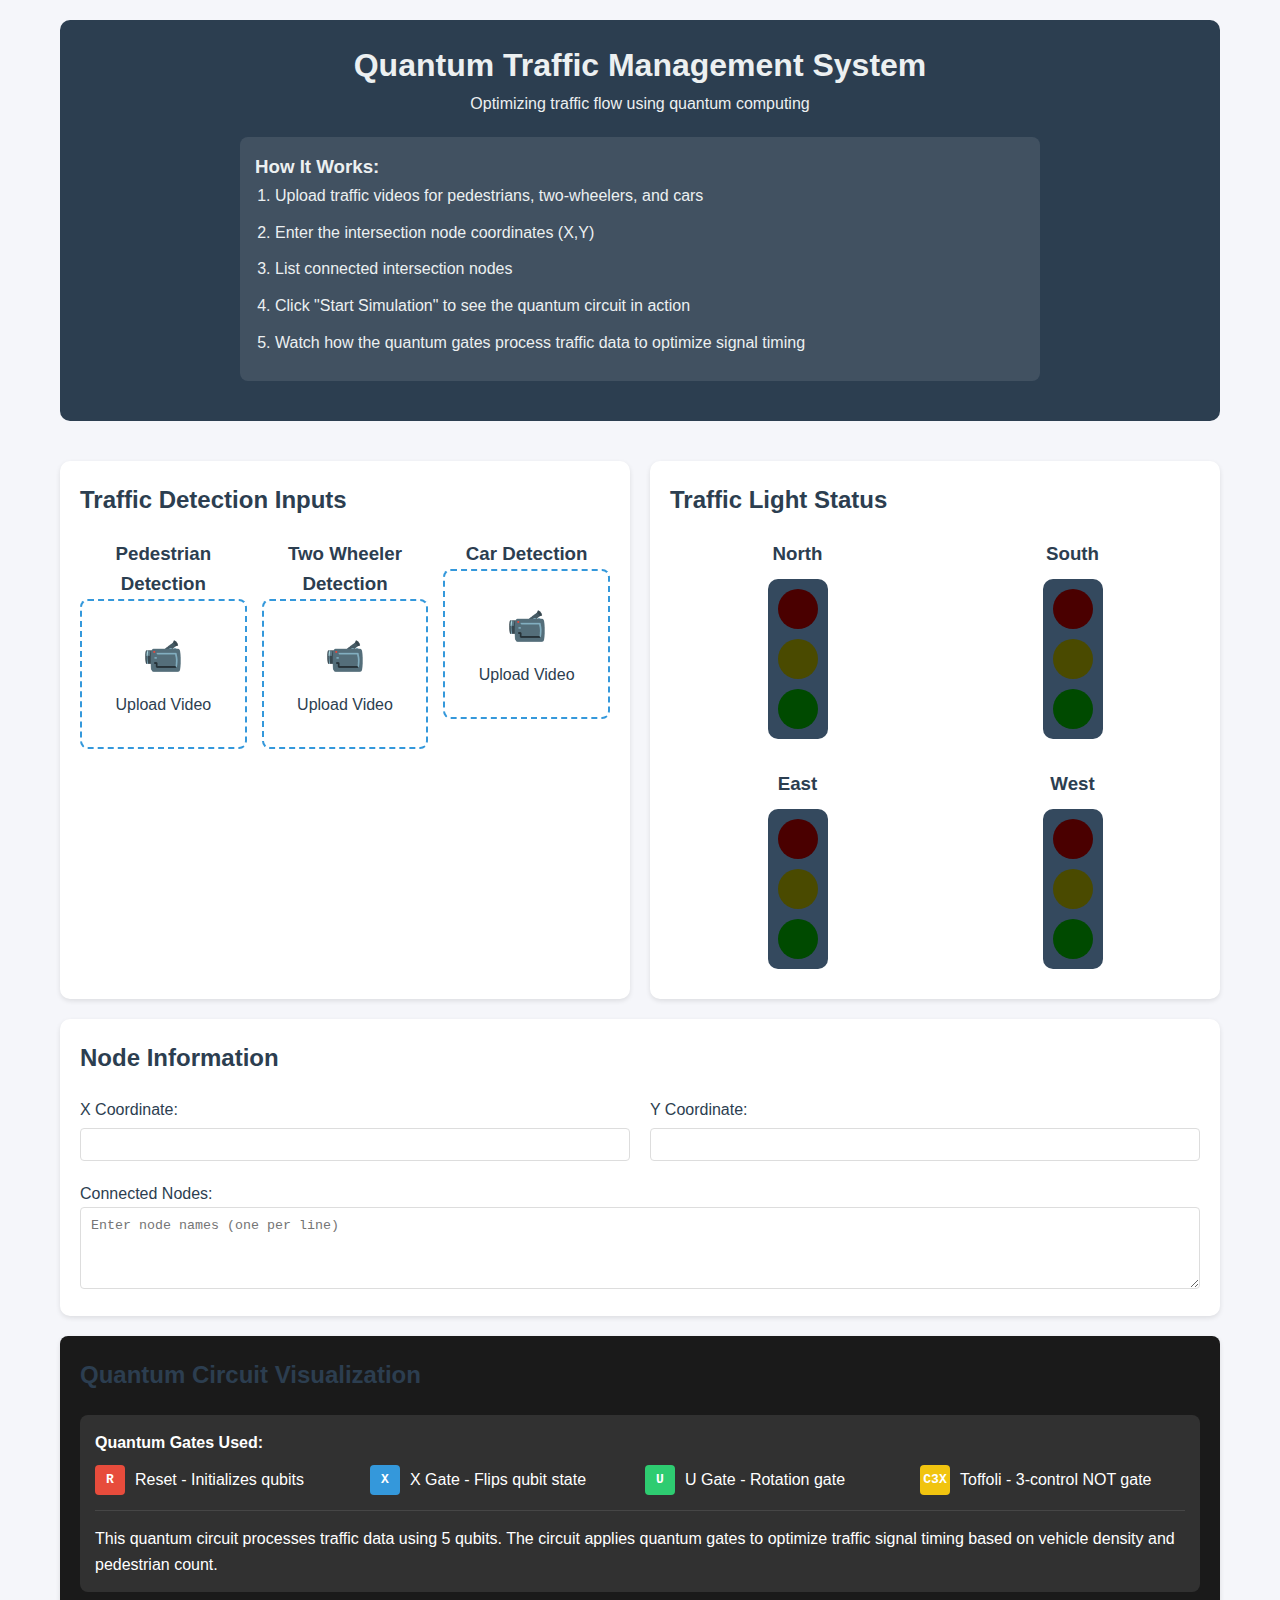
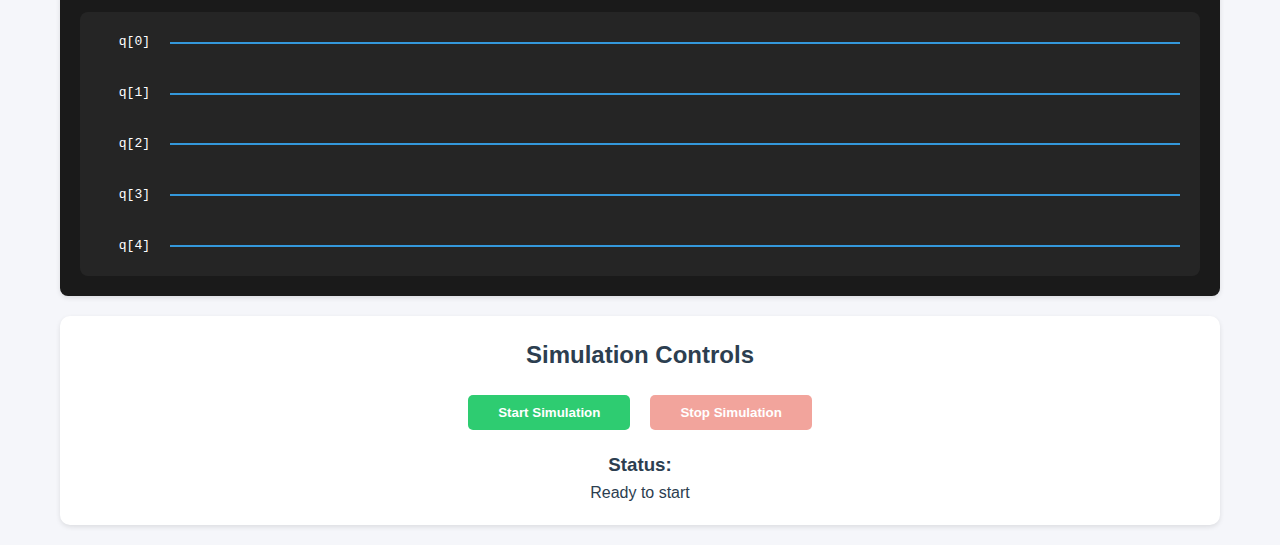
<file: index.html>
<!DOCTYPE html>
<html lang="en">
<head>
    <meta charset="UTF-8">
    <meta name="viewport" content="width=device-width, initial-scale=1.0">
    <title>QuantumPlators - Traffic Management System</title>
    <link rel="stylesheet" href="styles.css">
</head>
<body>
    <div class="container">
        <header>
            <h1>Quantum Traffic Management System</h1>
            <p>Optimizing traffic flow using quantum computing</p>
            <div class="instructions">
                <h3>How It Works:</h3>
                <ol>
                    <li>Upload traffic videos for pedestrians, two-wheelers, and cars</li>
                    <li>Enter the intersection node coordinates (X,Y)</li>
                    <li>List connected intersection nodes</li>
                    <li>Click "Start Simulation" to see the quantum circuit in action</li>
                    <li>Watch how the quantum gates process traffic data to optimize signal timing</li>
                </ol>
            </div>
        </header>

        <div class="main-grid">
            <!-- Video Input Section -->
            <section class="video-inputs">
                <h2>Traffic Detection Inputs</h2>
                <div class="video-upload-grid">
                    <div class="upload-box">
                        <h3>Pedestrian Detection</h3>
                        <div class="video-preview" id="pedestrian-preview">
                            <div class="upload-icon">📹</div>
                            <p>Upload Video</p>
                        </div>
                        <input type="file" id="pedestrian-input" accept="video/*" class="video-input">
                    </div>
                    <div class="upload-box">
                        <h3>Two Wheeler Detection</h3>
                        <div class="video-preview" id="two-wheeler-preview">
                            <div class="upload-icon">📹</div>
                            <p>Upload Video</p>
                        </div>
                        <input type="file" id="two-wheeler-input" accept="video/*" class="video-input">
                    </div>
                    <div class="upload-box">
                        <h3>Car Detection</h3>
                        <div class="video-preview" id="car-preview">
                            <div class="upload-icon">📹</div>
                            <p>Upload Video</p>
                        </div>
                        <input type="file" id="car-input" accept="video/*" class="video-input">
                    </div>
                </div>
            </section>

            <!-- Traffic Light Grid -->
            <section class="traffic-light-section">
                <h2>Traffic Light Status</h2>
                <div class="traffic-grid">
                    <div class="traffic-light north">
                        <h3>North</h3>
                        <div class="light-container">
                            <div class="light red"></div>
                            <div class="light yellow"></div>
                            <div class="light green"></div>
                        </div>
                    </div>
                    <div class="traffic-light south">
                        <h3>South</h3>
                        <div class="light-container">
                            <div class="light red"></div>
                            <div class="light yellow"></div>
                            <div class="light green"></div>
                        </div>
                    </div>
                    <div class="traffic-light east">
                        <h3>East</h3>
                        <div class="light-container">
                            <div class="light red"></div>
                            <div class="light yellow"></div>
                            <div class="light green"></div>
                        </div>
                    </div>
                    <div class="traffic-light west">
                        <h3>West</h3>
                        <div class="light-container">
                            <div class="light red"></div>
                            <div class="light yellow"></div>
                            <div class="light green"></div>
                        </div>
                    </div>
                </div>
            </section>

            <!-- Node Information -->
            <section class="node-info">
                <h2>Node Information</h2>
                <div class="coordinates-input">
                    <div class="input-group">
                        <label for="x-coord">X Coordinate:</label>
                        <input type="number" id="x-coord" step="0.01">
                    </div>
                    <div class="input-group">
                        <label for="y-coord">Y Coordinate:</label>
                        <input type="number" id="y-coord" step="0.01">
                    </div>
                </div>
                <div class="connected-nodes">
                    <label for="nodes">Connected Nodes:</label>
                    <textarea id="nodes" rows="4" placeholder="Enter node names (one per line)"></textarea>
                </div>
            </section>

            <!-- Quantum Circuit Visualization -->
            <section class="quantum-circuit">
                <h2>Quantum Circuit Visualization</h2>
                <div class="circuit-info">
                    <div class="gate-legend">
                        <h4>Quantum Gates Used:</h4>
                        <ul>
                            <li><span class="gate-icon reset">R</span> Reset - Initializes qubits</li>
                            <li><span class="gate-icon x-gate">X</span> X Gate - Flips qubit state</li>
                            <li><span class="gate-icon u-gate">U</span> U Gate - Rotation gate</li>
                            <li><span class="gate-icon c3x">C3X</span> Toffoli - 3-control NOT gate</li>
                        </ul>
                    </div>
                    <p class="circuit-description">
                        This quantum circuit processes traffic data using 5 qubits. The circuit applies quantum gates
                        to optimize traffic signal timing based on vehicle density and pedestrian count.
                    </p>
                </div>
                <div class="circuit-container">
                    <div class="qubit-lines">
                        <div class="qubit-line">
                            <span class="qubit-label">q[0]</span>
                            <div class="quantum-wire"></div>
                        </div>
                        <div class="qubit-line">
                            <span class="qubit-label">q[1]</span>
                            <div class="quantum-wire"></div>
                        </div>
                        <div class="qubit-line">
                            <span class="qubit-label">q[2]</span>
                            <div class="quantum-wire"></div>
                        </div>
                        <div class="qubit-line">
                            <span class="qubit-label">q[3]</span>
                            <div class="quantum-wire"></div>
                        </div>
                        <div class="qubit-line">
                            <span class="qubit-label">q[4]</span>
                            <div class="quantum-wire"></div>
                        </div>
                    </div>
                    <div class="gates-container" id="gates-animation">
                        <!-- Gates will be added dynamically via JavaScript -->
                    </div>
                </div>
            </section>

            <!-- Control Panel -->
            <section class="control-panel">
                <h2>Simulation Controls</h2>
                <div class="controls">
                    <button id="start-sim" class="control-btn start">Start Simulation</button>
                    <button id="stop-sim" class="control-btn stop" disabled>Stop Simulation</button>
                </div>
                <div class="simulation-status">
                    <h3>Status:</h3>
                    <p id="status-text">Ready to start</p>
                </div>
            </section>
        </div>
    </div>
    <script src="script.js"></script>
</body>
</html>
</file>
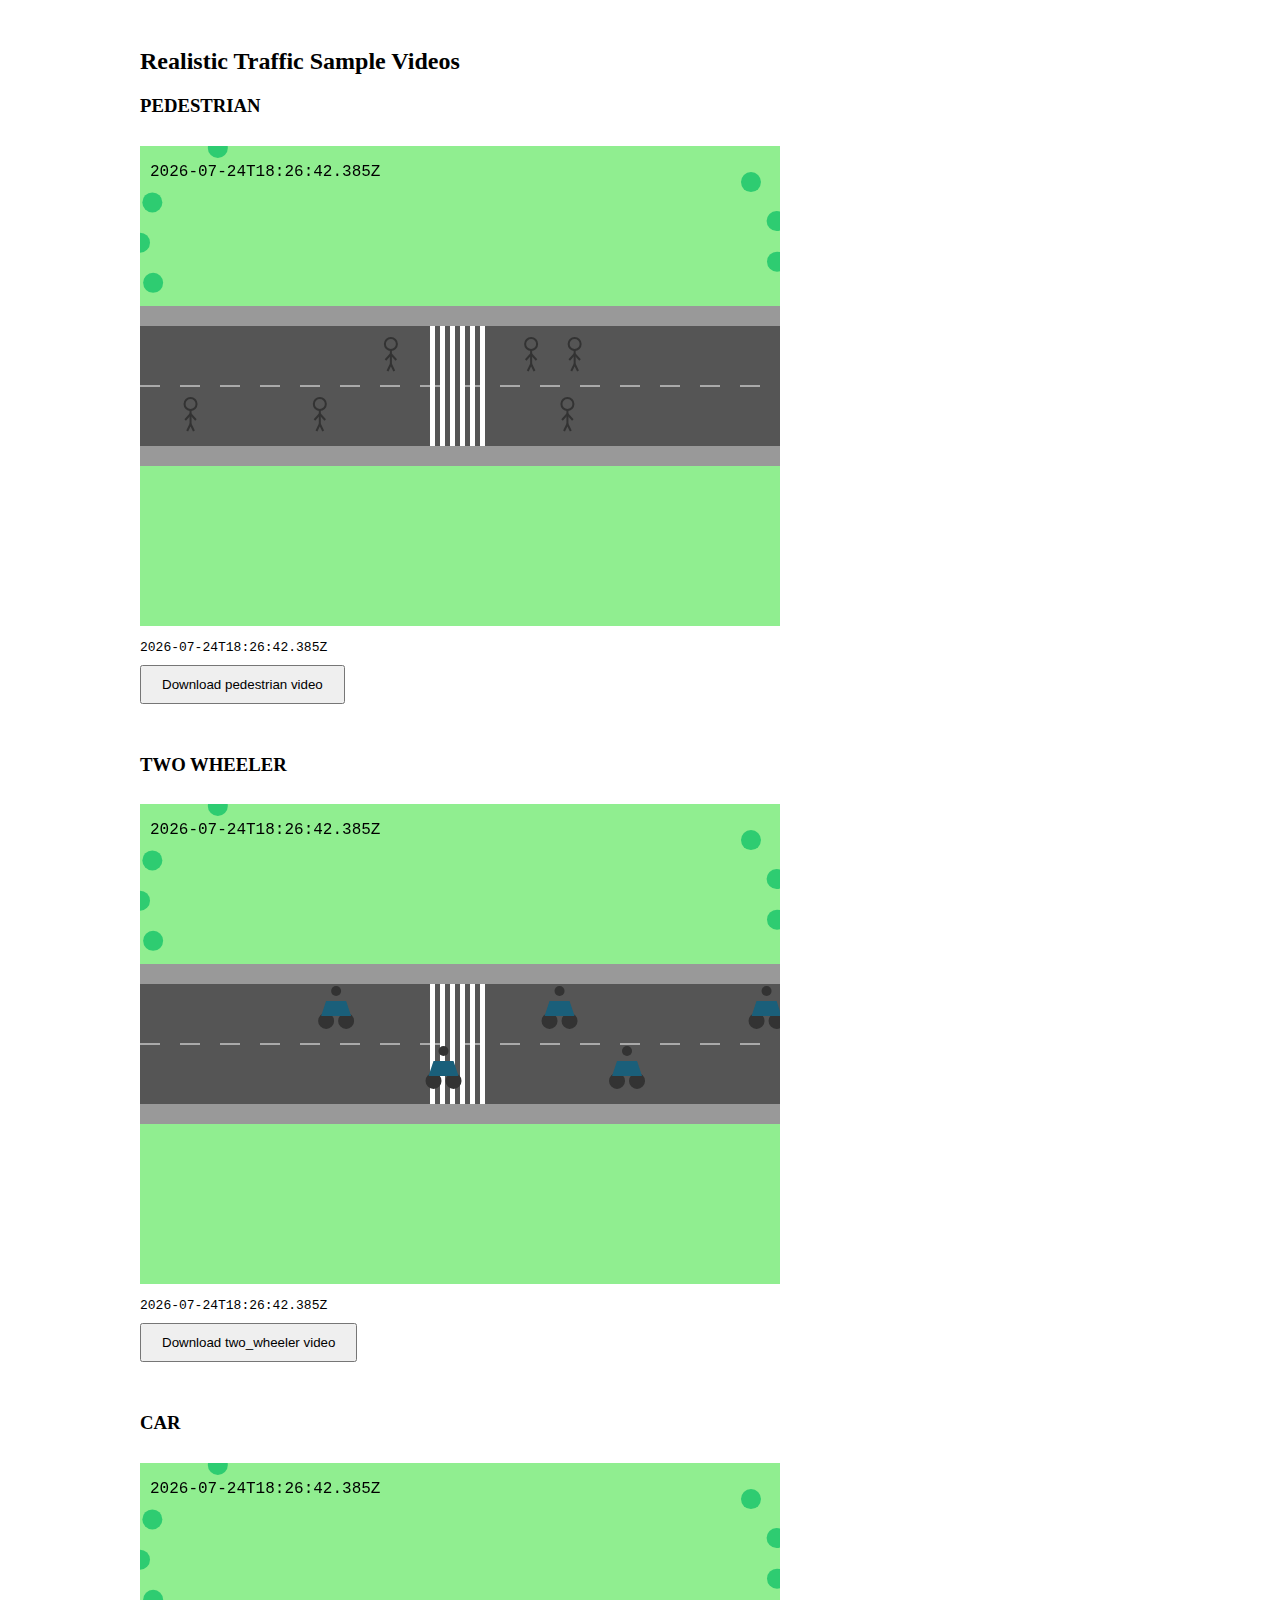
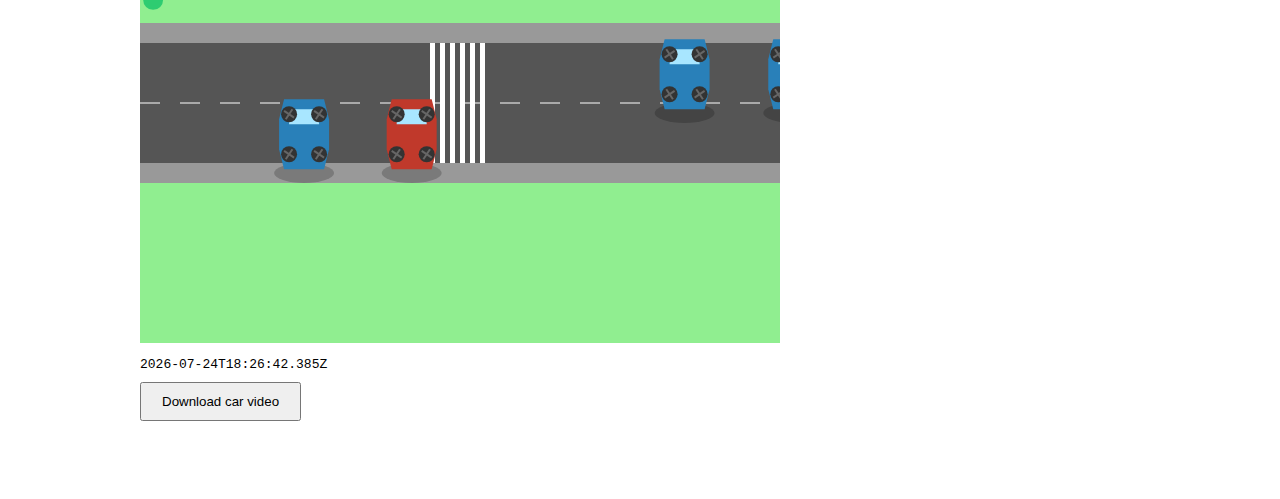
<file: sample_videos/generate_videos.html>
<!DOCTYPE html>
<html>
<head>
    <title>Realistic Traffic Sample Video Generator</title>
    <style>
        .container { max-width: 1000px; margin: 0 auto; padding: 20px; }
        .video-section { margin-bottom: 40px; }
        canvas { background: #f0f0f0; margin: 10px 0; }
        button { padding: 10px 20px; margin: 10px 0; cursor: pointer; }
        .controls { margin: 20px 0; }
        .time { font-family: monospace; }
    </style>
</head>
<body>
    <div class="container">
        <h2>Realistic Traffic Sample Videos</h2>
        <div id="videos"></div>
    </div>

    <script>
        const trafficTypes = [
            {
                name: 'pedestrian',
                color: '#333333',
                count: 8,
                speed: 1.5,
                size: {width: 12, height: 30}
            },
            {
                name: 'two_wheeler',
                color: '#1a5f7a',
                count: 5,
                speed: 3,
                size: {width: 20, height: 40}
            },
            {
                name: 'car',
                colors: ['#2c3e50', '#c0392b', '#2980b9', '#27ae60', '#8e44ad'],
                count: 4,
                speed: 2.5,
                size: {width: 40, height: 70}
            }
        ];

        function drawRoad(ctx, canvas) {
            // Draw road background
            ctx.fillStyle = '#555555';
            ctx.fillRect(0, canvas.height/2 - 60, canvas.width, 120);

            // Draw road markings
            ctx.strokeStyle = '#ffffff';
            ctx.setLineDash([20, 20]);
            ctx.beginPath();
            ctx.moveTo(0, canvas.height/2);
            ctx.lineTo(canvas.width, canvas.height/2);
            ctx.stroke();
            ctx.setLineDash([]);

            // Draw sidewalks
            ctx.fillStyle = '#999999';
            ctx.fillRect(0, canvas.height/2 - 80, canvas.width, 20);
            ctx.fillRect(0, canvas.height/2 + 60, canvas.width, 20);

            // Draw crosswalk
            ctx.fillStyle = '#ffffff';
            const crosswalkX = canvas.width / 2 - 30;
            for(let i = 0; i < 6; i++) {
                ctx.fillRect(crosswalkX + i * 10, canvas.height/2 - 60, 5, 120);
            }
        }

        function drawPedestrian(ctx, x, y, direction) {
            ctx.save();
            ctx.translate(x, y);
            if (direction < 0) ctx.scale(-1, 1);

            const time = Date.now() / 200;
            const walkCycle = Math.sin(time);

            // Body
            ctx.strokeStyle = '#333333';
            ctx.lineWidth = 2;
            
            // Head
            ctx.beginPath();
            ctx.arc(0, -12, 6, 0, Math.PI * 2);
            ctx.stroke();

            // Body
            ctx.beginPath();
            ctx.moveTo(0, -6);
            ctx.lineTo(0, 8);
            ctx.stroke();

            // Arms with walking motion
            ctx.beginPath();
            ctx.moveTo(0, -2);
            ctx.lineTo(-8 * Math.cos(walkCycle), 4);
            ctx.moveTo(0, -2);
            ctx.lineTo(8 * Math.cos(walkCycle), 4);
            ctx.stroke();

            // Legs with walking motion
            ctx.beginPath();
            ctx.moveTo(0, 8);
            ctx.lineTo(-5 * Math.cos(walkCycle), 15);
            ctx.moveTo(0, 8);
            ctx.lineTo(5 * Math.cos(walkCycle), 15);
            ctx.stroke();

            ctx.restore();
        }

        function drawTwoWheeler(ctx, x, y, direction) {
            ctx.save();
            ctx.translate(x, y);
            if (direction < 0) ctx.scale(-1, 1);

            const time = Date.now() / 150;
            const bounce = Math.sin(time) * 2;

            // Wheels with rotation
            ctx.beginPath();
            ctx.arc(-10, 5 + bounce, 8, 0, Math.PI * 2);
            ctx.arc(10, 5 + bounce, 8, 0, Math.PI * 2);
            ctx.fillStyle = '#333';
            ctx.fill();

            // Body
            ctx.fillStyle = '#1a5f7a';
            ctx.beginPath();
            ctx.moveTo(-10, -15 + bounce);
            ctx.lineTo(10, -15 + bounce);
            ctx.lineTo(15, 0 + bounce);
            ctx.lineTo(-15, 0 + bounce);
            ctx.closePath();
            ctx.fill();

            // Rider
            ctx.beginPath();
            ctx.arc(0, -25 + bounce, 5, 0, Math.PI * 2);
            ctx.fillStyle = '#333';
            ctx.fill();

            ctx.restore();
        }

        function drawCar(ctx, x, y, direction, color) {
            ctx.save();
            ctx.translate(x, y);
            if (direction < 0) ctx.scale(-1, 1);

            const time = Date.now() / 200;
            const bounce = Math.sin(time) * 1.5;

            // Car shadow
            ctx.fillStyle = 'rgba(0,0,0,0.2)';
            ctx.beginPath();
            ctx.ellipse(0, 40, 30, 10, 0, 0, Math.PI * 2);
            ctx.fill();

            // Car body
            ctx.fillStyle = color;
            ctx.beginPath();
            ctx.moveTo(-20, -35 + bounce);
            ctx.lineTo(20, -35 + bounce);
            ctx.lineTo(25, -15 + bounce);
            ctx.lineTo(25, 15 + bounce);
            ctx.lineTo(20, 35 + bounce);
            ctx.lineTo(-20, 35 + bounce);
            ctx.lineTo(-25, 15 + bounce);
            ctx.lineTo(-25, -15 + bounce);
            ctx.closePath();
            ctx.fill();

            // Windows
            ctx.fillStyle = '#a8e6ff';
            ctx.fillRect(-15, -25 + bounce, 30, 15);

            // Wheels with rotation
            const wheelRotation = time % (Math.PI * 2);
            ctx.fillStyle = '#333';
            [-15, 15].forEach(wheelX => {
                [-20, 20].forEach(wheelY => {
                    ctx.beginPath();
                    ctx.arc(wheelX, wheelY + bounce, 8, 0, Math.PI * 2);
                    ctx.fill();
                    // Wheel detail
                    ctx.save();
                    ctx.translate(wheelX, wheelY + bounce);
                    ctx.rotate(wheelRotation);
                    ctx.strokeStyle = '#666';
                    ctx.lineWidth = 2;
                    ctx.beginPath();
                    ctx.moveTo(-6, 0);
                    ctx.lineTo(6, 0);
                    ctx.moveTo(0, -6);
                    ctx.lineTo(0, 6);
                    ctx.stroke();
                    ctx.restore();
                });
            });

            ctx.restore();
        }

        trafficTypes.forEach(type => {
            const container = document.createElement('div');
            container.className = 'video-section';
            
            const title = document.createElement('h3');
            title.textContent = type.name.replace('_', ' ').toUpperCase();
            container.appendChild(title);

            const canvas = document.createElement('canvas');
            canvas.width = 640;
            canvas.height = 480;
            container.appendChild(canvas);

            const timeDisplay = document.createElement('div');
            timeDisplay.className = 'time';
            container.appendChild(timeDisplay);

            const downloadBtn = document.createElement('button');
            downloadBtn.textContent = `Download ${type.name} video`;
            container.appendChild(downloadBtn);

            document.getElementById('videos').appendChild(container);

            const ctx = canvas.getContext('2d');
            const objects = [];

            // Initialize objects with lanes
            for (let i = 0; i < type.count; i++) {
                const lane = Math.floor(i % 2);
                const direction = lane === 0 ? 1 : -1;
                const y = canvas.height/2 + (lane === 0 ? -30 : 30);
                objects.push({
                    x: Math.random() * canvas.width,
                    y: y,
                    speed: type.speed * direction,
                    direction: direction,
                    color: type.colors ? type.colors[Math.floor(Math.random() * type.colors.length)] : type.color,
                    waitingAtCrossing: false
                });
            }

            function animate() {
                // Clear canvas and draw environment
                ctx.fillStyle = '#87CEEB'; // Sky blue background
                ctx.fillRect(0, 0, canvas.width, canvas.height);
                
                // Draw background elements
                ctx.fillStyle = '#90EE90'; // Light green for grass
                ctx.fillRect(0, 0, canvas.width, canvas.height/2 - 80);
                ctx.fillRect(0, canvas.height/2 + 80, canvas.width, canvas.height/2);

                // Add some background details
                for(let i = 0; i < 20; i++) {
                    ctx.fillStyle = '#2ecc71';
                    ctx.beginPath();
                    ctx.arc(
                        (Math.sin(i) * 0.5 + 0.5) * canvas.width,
                        (Math.cos(i) * 0.3 + 0.2) * canvas.height,
                        10,
                        0,
                        Math.PI * 2
                    );
                    ctx.fill();
                }

                drawRoad(ctx, canvas);

                // Update and draw objects
                objects.forEach(obj => {
                    // Check for crosswalk
                    const crosswalkX = canvas.width / 2 - 30;
                    if (type.name === 'pedestrian') {
                        if (Math.abs(obj.x - crosswalkX) < 30) {
                            obj.waitingAtCrossing = Math.random() > 0.995;
                        }
                        if (!obj.waitingAtCrossing) {
                            obj.x += obj.speed;
                        }
                    } else {
                        obj.x += obj.speed;
                    }

                    // Wrap around screen
                    if (obj.x > canvas.width + 50) obj.x = -50;
                    if (obj.x < -50) obj.x = canvas.width + 50;

                    // Draw appropriate object
                    if (type.name === 'pedestrian') {
                        drawPedestrian(ctx, obj.x, obj.y, obj.direction);
                    } else if (type.name === 'two_wheeler') {
                        drawTwoWheeler(ctx, obj.x, obj.y, obj.direction);
                    } else {
                        drawCar(ctx, obj.x, obj.y, obj.direction, obj.color);
                    }
                });

                // Add timestamp
                const timestamp = new Date().toISOString();
                timeDisplay.textContent = timestamp;
                ctx.fillStyle = '#000';
                ctx.font = '16px monospace';
                ctx.fillText(timestamp, 10, 30);

                requestAnimationFrame(animate);
            }

            animate();

            downloadBtn.addEventListener('click', () => {
                const chunks = [];
                const stream = canvas.captureStream(30);
                const mediaRecorder = new MediaRecorder(stream, {
                    mimeType: 'video/webm;codecs=vp9'
                });

                mediaRecorder.ondataavailable = (e) => chunks.push(e.data);
                mediaRecorder.onstop = () => {
                    const blob = new Blob(chunks, { type: 'video/webm' });
                    const url = URL.createObjectURL(blob);
                    const a = document.createElement('a');
                    a.href = url;
                    a.download = `${type.name}_sample.webm`;
                    a.click();
                    URL.revokeObjectURL(url);
                };

                // Record for 10 seconds
                mediaRecorder.start();
                setTimeout(() => mediaRecorder.stop(), 10000);
            });
        });
    </script>
</body>
</html>
</file>
<file: styles.css>
:root {
    --primary-color: #2c3e50;
    --secondary-color: #34495e;
    --accent-color: #3498db;
    --light-color: #ecf0f1;
    --success-color: #2ecc71;
    --warning-color: #f1c40f;
    --danger-color: #e74c3c;
}

* {
    margin: 0;
    padding: 0;
    box-sizing: border-box;
}

body {
    font-family: 'Segoe UI', Tahoma, Geneva, Verdana, sans-serif;
    line-height: 1.6;
    background-color: #f5f6fa;
    color: var(--primary-color);
}

.container {
    max-width: 1200px;
    margin: 0 auto;
    padding: 20px;
}

header {
    text-align: center;
    margin-bottom: 40px;
    padding: 20px;
    background: var(--primary-color);
    color: var(--light-color);
    border-radius: 10px;
}

.instructions {
    max-width: 800px;
    margin: 20px auto;
    padding: 15px;
    background: rgba(255, 255, 255, 0.1);
    border-radius: 8px;
    text-align: left;
}

.instructions ol {
    margin-left: 20px;
    line-height: 1.8;
}

.instructions li {
    margin-bottom: 8px;
}

.main-grid {
    display: grid;
    grid-template-columns: repeat(2, 1fr);
    gap: 20px;
}

section {
    background: white;
    padding: 20px;
    border-radius: 10px;
    box-shadow: 0 2px 5px rgba(0,0,0,0.1);
}

h2 {
    color: var(--primary-color);
    margin-bottom: 20px;
}

/* Video Upload Styles */
.video-upload-grid {
    display: grid;
    grid-template-columns: repeat(3, 1fr);
    gap: 15px;
}

.upload-box {
    text-align: center;
}

.video-preview {
    width: 100%;
    height: 150px;
    border: 2px dashed var(--accent-color);
    border-radius: 8px;
    display: flex;
    flex-direction: column;
    align-items: center;
    justify-content: center;
    cursor: pointer;
    transition: all 0.3s ease;
}

.video-preview:hover {
    background-color: rgba(52, 152, 219, 0.1);
}

.upload-icon {
    font-size: 2em;
    margin-bottom: 10px;
}

.video-input {
    display: none;
}

/* Traffic Light Styles */
.traffic-grid {
    display: grid;
    grid-template-columns: repeat(2, 1fr);
    gap: 20px;
    place-items: center;
}

.traffic-light {
    text-align: center;
}

.light-container {
    background: var(--secondary-color);
    padding: 10px;
    border-radius: 10px;
    display: flex;
    flex-direction: column;
    gap: 10px;
    width: 60px;
    margin: 10px auto;
}

.light {
    width: 40px;
    height: 40px;
    border-radius: 50%;
    margin: 0 auto;
}

.light.red {
    background-color: #4a0000;
}

.light.yellow {
    background-color: #4a4a00;
}

.light.green {
    background-color: #004a00;
}

.light.active.red {
    background-color: var(--danger-color);
    box-shadow: 0 0 20px var(--danger-color);
}

.light.active.yellow {
    background-color: var(--warning-color);
    box-shadow: 0 0 20px var(--warning-color);
}

.light.active.green {
    background-color: var(--success-color);
    box-shadow: 0 0 20px var(--success-color);
}

/* Node Information Styles */
.node-info {
    grid-column: span 2;
}

.coordinates-input {
    display: flex;
    gap: 20px;
    margin-bottom: 20px;
}

.input-group {
    flex: 1;
}

.input-group label {
    display: block;
    margin-bottom: 5px;
}

input[type="number"] {
    width: 100%;
    padding: 8px;
    border: 1px solid #ddd;
    border-radius: 4px;
}

.connected-nodes {
    margin-top: 20px;
}

textarea {
    width: 100%;
    padding: 10px;
    border: 1px solid #ddd;
    border-radius: 4px;
    resize: vertical;
}

/* Quantum Circuit Visualization */
.quantum-circuit {
    grid-column: span 2;
    background: #1a1a1a;
    padding: 20px;
    border-radius: 8px;
    color: white;
}

.circuit-info {
    margin-bottom: 20px;
    padding: 15px;
    background: rgba(255, 255, 255, 0.1);
    border-radius: 8px;
}

.gate-legend {
    margin-bottom: 15px;
}

.gate-legend ul {
    list-style: none;
    display: grid;
    grid-template-columns: repeat(auto-fit, minmax(200px, 1fr));
    gap: 10px;
    margin-top: 10px;
}

.gate-legend li {
    display: flex;
    align-items: center;
    gap: 10px;
}

.gate-icon {
    width: 30px;
    height: 30px;
    display: flex;
    align-items: center;
    justify-content: center;
    border-radius: 4px;
    font-weight: bold;
    font-family: monospace;
}

.gate-icon.reset { background-color: var(--danger-color); }
.gate-icon.x-gate { background-color: var(--accent-color); }
.gate-icon.u-gate { background-color: var(--success-color); }
.gate-icon.c3x { background-color: var(--warning-color); }

.circuit-description {
    line-height: 1.6;
    margin-top: 15px;
    padding-top: 15px;
    border-top: 1px solid rgba(255, 255, 255, 0.1);
}

.circuit-container {
    background: rgba(255, 255, 255, 0.05);
    padding: 20px;
    border-radius: 8px;
    position: relative;
    overflow: hidden;
    margin-top: 20px;
}

.qubit-lines {
    display: flex;
    flex-direction: column;
    gap: 30px;
}

.qubit-line {
    display: flex;
    align-items: center;
    gap: 20px;
}

.qubit-label {
    width: 50px;
    text-align: right;
    font-family: monospace;
}

.quantum-wire {
    height: 2px;
    background: var(--accent-color);
    flex-grow: 1;
    position: relative;
}

.gates-container {
    position: absolute;
    top: 0;
    left: 70px;
    right: 0;
    bottom: 0;
    pointer-events: none;
}

/* Control Panel Styles */
.control-panel {
    grid-column: span 2;
    display: flex;
    flex-direction: column;
    align-items: center;
}

.controls {
    display: flex;
    gap: 20px;
    margin-bottom: 20px;
}

.control-btn {
    padding: 10px 30px;
    border: none;
    border-radius: 5px;
    cursor: pointer;
    font-weight: bold;
    transition: all 0.3s ease;
}

.control-btn.start {
    background-color: var(--success-color);
    color: white;
}

.control-btn.stop {
    background-color: var(--danger-color);
    color: white;
}

.control-btn:disabled {
    opacity: 0.5;
    cursor: not-allowed;
}

.simulation-status {
    text-align: center;
}

/* Quantum Gate Animation */
@keyframes gateSlide {
    from {
        transform: translateX(-100%);
        opacity: 0;
    }
    to {
        transform: translateX(0);
        opacity: 1;
    }
}

.quantum-gate {
    position: absolute;
    width: 40px;
    height: 40px;
    background: var(--accent-color);
    border-radius: 5px;
    display: flex;
    align-items: center;
    justify-content: center;
    color: white;
    font-weight: bold;
    animation: gateSlide 1s forwards;
}

.quantum-gate.control {
    background: transparent;
    border: 2px solid var(--accent-color);
}

.quantum-gate.target {
    border-radius: 50%;
}

.connection-line {
    position: absolute;
    width: 2px;
    background: var(--accent-color);
}
</file>
